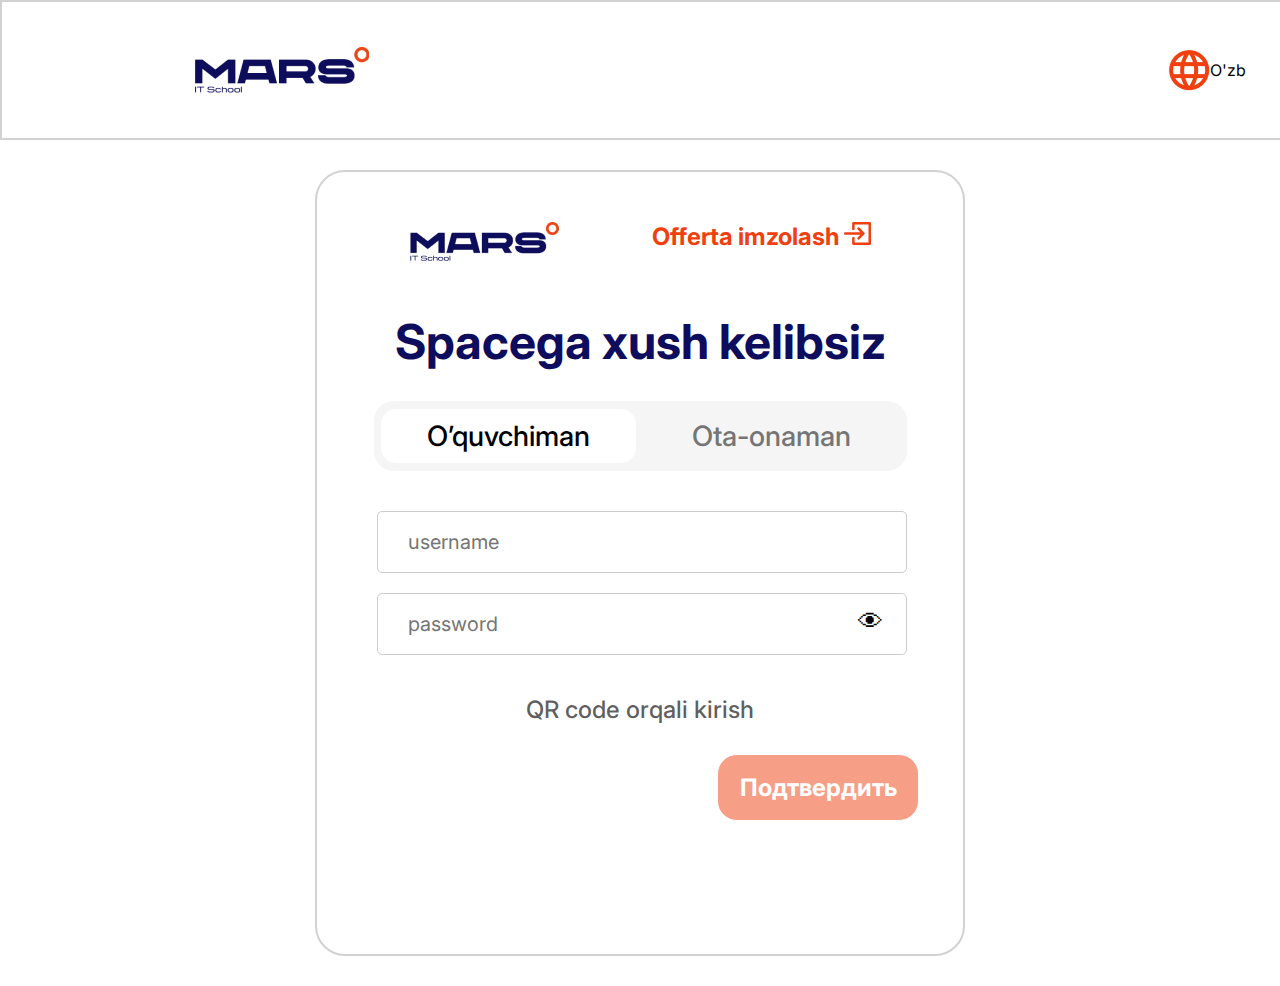
<file: index.html>
<!DOCTYPE html>
<html lang="en">
<head>
    <meta charset="UTF-8">
    <meta name="viewport" content="width=device-width, initial-scale=1.0">
    <title>Document</title>
    <link rel="stylesheet" href="style.css">
</head>
<body>
    <header class="header">
        <nav>
            <img src="./image 2.png" alt="0">
            <ul>
                <li><img src="./Vector.png" alt="0">O'zb</li>
            </ul>
        </nav>
    </header>
    <section class="s1">
        <div class="d1">
            <img src="./image 3.png" alt="0">
            <p class="p1">Offerta imzolash <img src="./Vector (1).png" alt="0"></p>
        </div>
        <p class="p2">Spacega xush kelibsiz</p>
        <div class="d2">
            <p class="p3">O’quvchiman</p> <p class="p4">Ota-onaman</p>
        </div>
        <form class="login-form" id="loginForm">
            <input type="text" id="username" name="username" placeholder="username" required>
            <div class="password-wrapper">
                <input type="text" id="password" name="password" placeholder="password" required>
                <span class="toggle-password" id="togglePassword">👁</span>
            </div>
            <p id="errorMessage" class="error-message"></p>
        </form>
        <p class="p5">QR code orqali kirish</p>
        <button class="btn" id="submitButton" type="submit" disabled>Подтвердить</button>
    </section>
    <script src="script.js"></script>
</body>
</html>
</file>
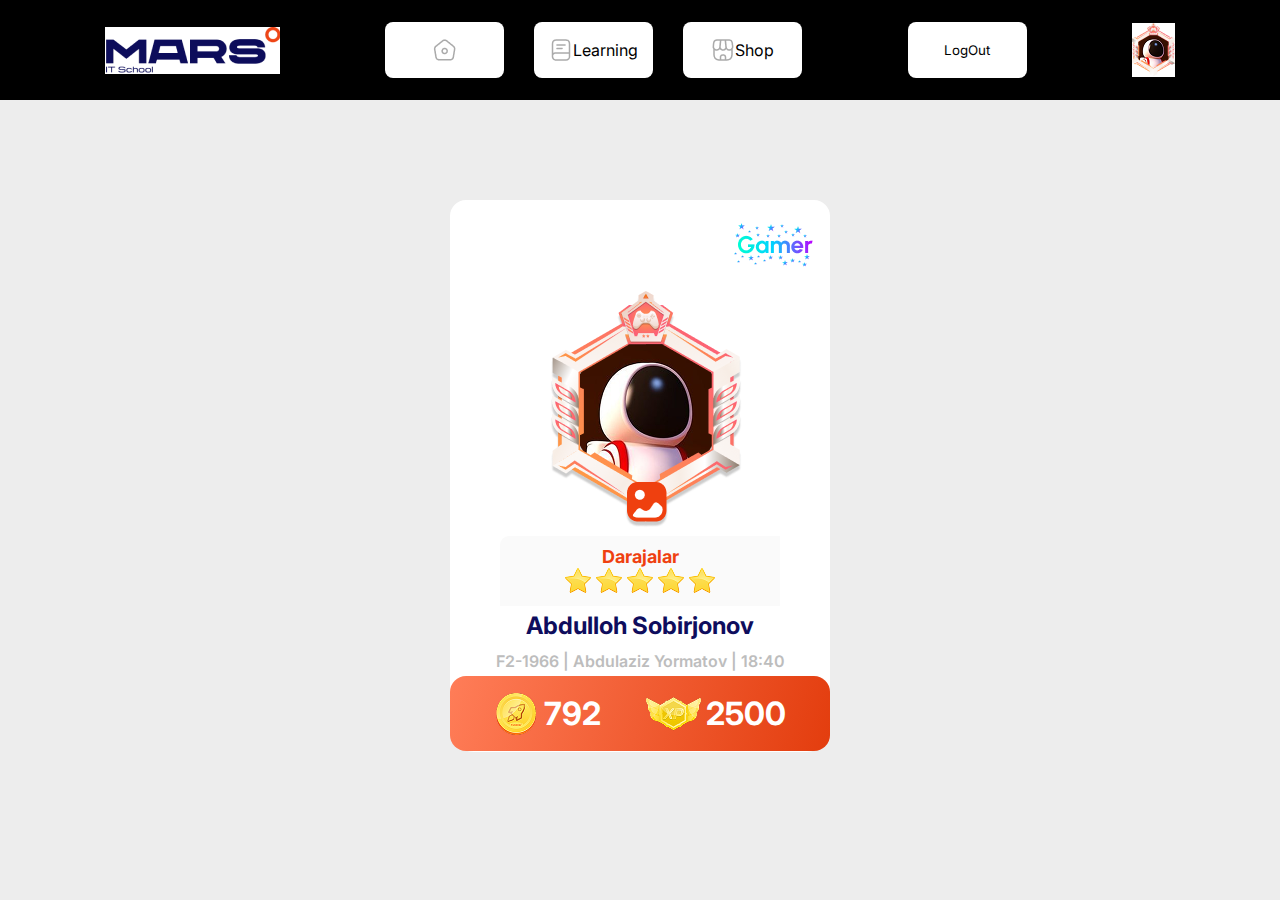
<file: index2.html>
<!DOCTYPE html>
<html lang="en">
<head>
    <meta charset="UTF-8">
    <meta name="viewport" content="width=device-width, initial-scale=1.0">
    <title>Document</title>
    <link rel="stylesheet" href="styles.css">
</head>
<body>
    <header class="header">
        <nav>
            <img src="image 2.png" alt="0" class="img">
            <ul>
               <li><img src="./home.png" alt="0"></li>
               <li><img src="./book.png" alt="0">Learning</li>
               <li><img src="./shop.png" alt="0">Shop</li> 
            </ul>
            <button class="logout" id="logout" onclick="a()">LogOut</button>
            <img src="./profile icon.png" alt="0" class="img">
        </nav>
    </header>
    <div class="div">
        <img src="./Group 33936.png" alt="0" class="group">
        <img src="./Profile Picture.png" alt="0" class="profile">
        <div class="div2">
            <p>Darajalar</p>
            <div class="stars">
                <img src="./star.png" alt="0">
                <img src="./star.png" alt="0">
                <img src="./star.png" alt="0">
                <img src="./star.png" alt="0">
                <img src="./star.png" alt="0">
            </div>
        </div>
        <p class="name">Abdulloh Sobirjonov</p>
        <p class="time">F2-1966 | Abdulaziz Yormatov | 18:40</p>
        <div class="div3">
            <div class="div4">
                <img src="./dsaz.png" alt="0">
                <p>792</p>
            </div>
            <div class="div4">
                <img src="./exp.png" alt="0">
                <p>2500</p>
            </div>
        </div>
    </div>
    <script src="script.js"></script>
</body>
</html>
</file>
<file: style.css>
@import url('https://fonts.googleapis.com/css2?family=Inter:ital,opsz,wght@0,14..32,100..900;1,14..32,100..900&display=swap');

*{
    margin: 0;
    padding: 0;
    box-sizing: border-box;
    text-decoration: none;
    list-style: none;
    font-family: "Inter", sans-serif;
}

.header{
    margin: 0 auto;
    align-content: center;
    width: 1440px;
    height: 140px;
    border: 2px solid rgb(211, 209, 209);
}

.header nav{
    display: flex;
    justify-content: center;
    gap: 800px;
}

.header nav ul{
    display: flex;
}

.header nav ul li{
    display: flex;
    align-items: center;
}

.s1{
    width: 650px;
    height: 786px;
    border: 2px solid  rgb(211, 209, 209);
    border-radius: 30px;
    margin: 30px auto;
}

.p1{
    color: #F0400F;
    font-weight: 700;
    font-size: 24px;
}

.p2{
    font-size: 48px;
    font-weight: 700;
    color: #0E0D5D;
    text-align: center;
}

.d1{
    display: flex;
    justify-content: space-evenly;
    padding: 50px 0;
}

.p3{
    width: 255px;
    height: 54px;
    border-radius: 15px;
    background-color: #FFFFFF;
    text-align: center;
    align-content: center;
}

.d2{
    background-color: #F5F5F5;
    color: black;
    text-align: center;
    align-content: center;
    margin: 30px auto;
    width: 533px;
    height: 70px;
    border-radius: 20px;
    display: flex;
    align-items: center;
    justify-content: space-evenly;
    font-size: 28px;
    font-weight: 500;
}

.p4{
    color: #757575;
    width: 255px;
    border-radius: 15px;
    font-size: 28px;
    font-weight: 500;   
}

.ul{
    background-color: #FAFAFA;  
    width: 533px;
    height: 70px;
    border-radius: 20px;
    padding: 0 30px;
    border: 1px solid white;
    font-size: 24px;
    font-weight: 500;   
}

.il{
    margin: 0 58px;
}

.p5{
    color: #000000A3;
    font-size: 24px;
    font-weight: 500;   
    text-align: center;
    margin: 30px 0;
}

.btn{
    color: #FFFFFF;
    background-color: #F69E86;
    width: 202px;
    height: 67px;
    border: 1px solid white;
    border-radius: 20px;
    margin: 0 400px;
    font-size: 24px;
    font-weight: 700;   
}

.login-form input {
    width: 530px;
    height: 50px;
    padding: 30px 30px;
    font-size: 20px;
    margin: 10px 60px;
    border: 1px solid #ccc;
    border-radius: 5px;
}

.password-wrapper {
    position: relative;
}

.password-wrapper input {
    width: 530px;
    height: 50px;
}

.toggle-password {
    position: absolute;
    right: 80px;
    top: 23px;
    cursor: pointer;
    font-size: 25px;
}

.error-message {
    color: red;
    font-size: 14px;
    margin-top: 10px;
    display: none;
}
</file>
<file: styles.css>
@import url('https://fonts.googleapis.com/css2?family=Inter:ital,opsz,wght@0,14..32,100..900;1,14..32,100..900&display=swap');

*{
    margin: 0;
    padding: 0;
    box-sizing: border-box;
    list-style: none;
    text-decoration: none;
    font-family: "Inter", sans-serif;
}

body{
    background-color: rgb(237, 237, 237);
}

.header{
    margin: 0 auto;
    max-width: 1440px;
    background-color: black;
    height: 100px;
    align-content: center;
}

.header nav{
    display: flex;
    align-items: center;
    justify-content: space-evenly;
}

.header nav ul{
    display: flex;
    align-items: center;
    gap: 30px;
}

.header nav ul li{
    display: flex;
    align-items: center;
    justify-content: center;
    width: 119px;
    height: 56px;
    border-radius: 8px;
    background-color: rgba(255, 255, 255, 1);
}

.img{
    background-color: white;
}

.div{
    width: 380px;
    height: 551.5px;
    border-radius: 16px 16px 24px 24px;
    margin: 100px auto;
    background-color: white;
}

.group{
    margin: 20px 280px;
}

.profile{
    margin: 0 100px;
}

.div2{
    width: 280px;
    height: 70px;
    border-radius: 9px 0px 0px 0px;
    background-color: rgba(250, 250, 250, 1);
    margin: 0 auto;
    padding: 10px 0;
}

.div2 p{
    color: rgba(239, 64, 15, 1);
    font-size: 18px;
    font-weight: 700;
    text-align: center;
}

.stars{
    display: flex;
    justify-content: center;
    gap: 5px;
}

.name{
    font-size: 24px;
    font-weight: 700;
    text-align: center;
    line-height: 40px;
    color: rgba(14, 13, 93, 1);
}

.time{
    font-size: 16px;
    font-weight: 600;
    text-align: center;
    line-height: 30px;
    color: rgba(189, 189, 189, 1);
}

.div3{
    display: flex;
    align-items: center;
    justify-content: space-evenly;
    background: linear-gradient(286.17deg, #E33D0E 0%, #FF7D58 100%);
    border-radius: 16px;
    width: 380px;
    height: 75px;
}

.div4{
    display: flex;
    align-items: center;
    gap: 5px;
}

.div3 p{
    font-size: 32px;
    font-weight: 700;
    color: rgba(255, 255, 255, 1);
}

.logout{
    display: flex;
    align-items: center;
    justify-content: center;
    width: 119px;
    height: 56px;
    border-radius: 8px;
    background-color: rgba(255, 255, 255, 1);
    border: none;
}
</file>
